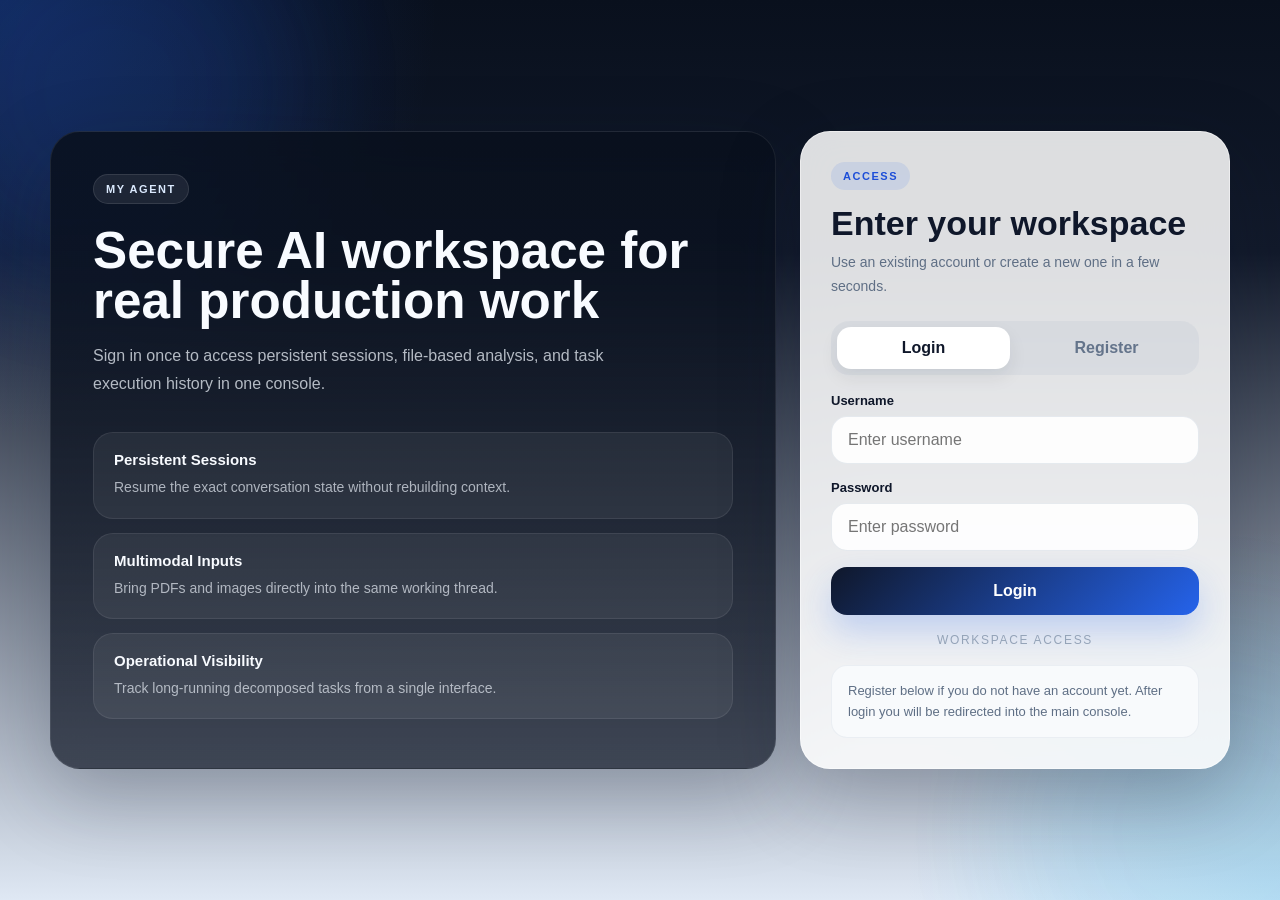
<file: login.html>
﻿<!DOCTYPE html>
<html lang="en">
<head>
    <meta charset="UTF-8">
    <meta name="viewport" content="width=device-width, initial-scale=1.0">
    <title>Login - My Agent</title>
    <link rel="stylesheet" href="static/css/login.css">
</head>
<body>
    <div class="login-glow login-glow-one"></div>
    <div class="login-glow login-glow-two"></div>

    <main class="auth-shell">
        <section class="auth-hero">
            <div class="hero-badge">My Agent</div>
            <h1>Secure AI workspace for real production work</h1>
            <p>Sign in once to access persistent sessions, file-based analysis, and task execution history in one console.</p>

            <div class="hero-points">
                <div class="hero-point">
                    <span class="hero-point-title">Persistent Sessions</span>
                    <p>Resume the exact conversation state without rebuilding context.</p>
                </div>
                <div class="hero-point">
                    <span class="hero-point-title">Multimodal Inputs</span>
                    <p>Bring PDFs and images directly into the same working thread.</p>
                </div>
                <div class="hero-point">
                    <span class="hero-point-title">Operational Visibility</span>
                    <p>Track long-running decomposed tasks from a single interface.</p>
                </div>
            </div>
        </section>

        <section class="auth-container">
            <div class="auth-header">
                <div class="auth-kicker">Access</div>
                <h2>Enter your workspace</h2>
                <p>Use an existing account or create a new one in a few seconds.</p>
            </div>

            <div class="auth-tabs">
                <button class="auth-tab active" onclick="switchTab('login')">Login</button>
                <button class="auth-tab" onclick="switchTab('register')">Register</button>
            </div>

            <div id="loginForm" class="auth-form active">
                <div id="loginError" class="error-message"></div>
                <div id="loginSuccess" class="success-message"></div>

                <div class="form-group">
                    <label for="loginUsername">Username</label>
                    <input type="text" id="loginUsername" placeholder="Enter username" autocomplete="username">
                </div>

                <div class="form-group">
                    <label for="loginPassword">Password</label>
                    <input type="password" id="loginPassword" placeholder="Enter password" autocomplete="current-password">
                </div>

                <button class="auth-btn" id="loginBtn" onclick="handleLogin()">Login</button>

                <div class="divider">Workspace access</div>

                <div class="demo-hint">
                    Register below if you do not have an account yet. After login you will be redirected into the main console.
                </div>
            </div>

            <div id="registerForm" class="auth-form">
                <div id="registerError" class="error-message"></div>
                <div id="registerSuccess" class="success-message"></div>

                <div class="form-group">
                    <label for="registerUsername">Username</label>
                    <input type="text" id="registerUsername" placeholder="At least 3 characters" autocomplete="username">
                </div>

                <div class="form-group">
                    <label for="registerPassword">Password</label>
                    <input type="password" id="registerPassword" placeholder="At least 6 characters" autocomplete="new-password">
                </div>

                <div class="form-group">
                    <label for="registerConfirmPassword">Confirm Password</label>
                    <input type="password" id="registerConfirmPassword" placeholder="Repeat your password" autocomplete="new-password">
                </div>

                <button class="auth-btn" id="registerBtn" onclick="handleRegister()">Register</button>
            </div>
        </section>
    </main>

    <script src="static/js/login.js"></script>
</body>
</html>
</file>
<file: static/css/login.css>
﻿:root {
    --bg-top: #09101d;
    --bg-bottom: #dfe8f4;
    --panel: rgba(255, 255, 255, 0.86);
    --panel-strong: #ffffff;
    --ink: #0f172a;
    --muted: #5f6f85;
    --line: rgba(148, 163, 184, 0.22);
    --accent: #2563eb;
    --accent-strong: #1d4ed8;
    --success: #13795b;
    --danger: #c2410c;
    --shadow-xl: 0 28px 80px rgba(15, 23, 42, 0.26);
    --shadow-lg: 0 18px 40px rgba(15, 23, 42, 0.14);
}

* {
    margin: 0;
    padding: 0;
    box-sizing: border-box;
}

body {
    min-height: 100vh;
    display: flex;
    align-items: center;
    justify-content: center;
    padding: 24px;
    font-family: "Aptos", "Segoe UI Variable Text", "Bahnschrift", "Segoe UI", sans-serif;
    color: var(--ink);
    background:
        radial-gradient(circle at top left, rgba(37, 99, 235, 0.28), transparent 28%),
        radial-gradient(circle at bottom right, rgba(56, 189, 248, 0.18), transparent 24%),
        linear-gradient(180deg, var(--bg-top) 0%, #121a2b 28%, var(--bg-bottom) 100%);
    overflow: hidden;
}

button,
input {
    font: inherit;
}

.login-glow {
    position: fixed;
    border-radius: 999px;
    filter: blur(60px);
    opacity: 0.4;
    pointer-events: none;
}

.login-glow-one {
    width: 380px;
    height: 380px;
    background: rgba(37, 99, 235, 0.3);
    top: -100px;
    left: -80px;
}

.login-glow-two {
    width: 420px;
    height: 420px;
    background: rgba(14, 165, 233, 0.18);
    right: -140px;
    bottom: -140px;
}

.auth-shell {
    position: relative;
    z-index: 1;
    width: min(1180px, 100%);
    display: grid;
    grid-template-columns: minmax(0, 1.08fr) minmax(360px, 430px);
    gap: 24px;
    align-items: stretch;
}

.auth-hero,
.auth-container {
    border-radius: 30px;
    backdrop-filter: blur(18px);
}

.auth-hero {
    padding: 42px;
    color: #f8fbff;
    background: linear-gradient(180deg, rgba(9, 16, 29, 0.88), rgba(17, 24, 39, 0.72));
    border: 1px solid rgba(255, 255, 255, 0.08);
    box-shadow: var(--shadow-xl);
}

.hero-badge,
.auth-kicker {
    display: inline-flex;
    align-items: center;
    justify-content: center;
    padding: 8px 12px;
    border-radius: 999px;
    font-size: 11px;
    font-weight: 800;
    text-transform: uppercase;
    letter-spacing: 0.14em;
}

.hero-badge {
    color: #dbeafe;
    background: rgba(255, 255, 255, 0.08);
    border: 1px solid rgba(255, 255, 255, 0.1);
}

.auth-hero h1 {
    margin: 22px 0 16px;
    font-size: clamp(38px, 4vw, 58px);
    line-height: 0.98;
}

.auth-hero > p {
    max-width: 560px;
    color: rgba(226, 232, 240, 0.78);
    font-size: 16px;
    line-height: 1.75;
}

.hero-points {
    display: grid;
    gap: 14px;
    margin-top: 34px;
}

.hero-point {
    padding: 18px 20px;
    border-radius: 20px;
    background: rgba(255, 255, 255, 0.06);
    border: 1px solid rgba(255, 255, 255, 0.08);
}

.hero-point-title {
    display: block;
    margin-bottom: 8px;
    font-size: 15px;
    font-weight: 800;
    color: #f8fbff;
}

.hero-point p {
    color: rgba(226, 232, 240, 0.72);
    font-size: 14px;
    line-height: 1.65;
}

.auth-container {
    padding: 30px;
    background: var(--panel);
    border: 1px solid rgba(255, 255, 255, 0.45);
    box-shadow: var(--shadow-xl);
}

.auth-header {
    margin-bottom: 22px;
}

.auth-kicker {
    color: var(--accent-strong);
    background: rgba(37, 99, 235, 0.1);
}

.auth-header h2 {
    margin: 16px 0 10px;
    font-size: 34px;
    line-height: 1.04;
}

.auth-header p {
    color: var(--muted);
    font-size: 14px;
    line-height: 1.7;
}

.auth-tabs {
    display: grid;
    grid-template-columns: 1fr 1fr;
    gap: 10px;
    padding: 6px;
    border-radius: 18px;
    background: rgba(148, 163, 184, 0.12);
}

.auth-tab {
    border: none;
    border-radius: 14px;
    padding: 12px 14px;
    background: transparent;
    color: #64748b;
    font-weight: 700;
    cursor: pointer;
    transition: all 0.18s ease;
}

.auth-tab.active {
    background: #ffffff;
    color: var(--ink);
    box-shadow: 0 8px 18px rgba(15, 23, 42, 0.08);
}

.auth-form {
    display: none;
    margin-top: 18px;
}

.auth-form.active {
    display: block;
}

.form-group {
    margin-bottom: 16px;
}

.form-group label {
    display: block;
    margin-bottom: 8px;
    color: var(--ink);
    font-size: 13px;
    font-weight: 700;
}

.form-group input {
    width: 100%;
    padding: 14px 16px;
    border-radius: 16px;
    border: 1px solid var(--line);
    background: rgba(255, 255, 255, 0.92);
    color: var(--ink);
    outline: none;
    transition: border-color 0.18s ease, box-shadow 0.18s ease;
}

.form-group input:focus {
    border-color: rgba(37, 99, 235, 0.42);
    box-shadow: 0 0 0 4px rgba(37, 99, 235, 0.08);
}

.auth-btn {
    width: 100%;
    padding: 15px 18px;
    border: none;
    border-radius: 16px;
    background: linear-gradient(135deg, #0f172a, #2563eb);
    color: #ffffff;
    font-weight: 800;
    cursor: pointer;
    box-shadow: 0 16px 34px rgba(37, 99, 235, 0.24);
    transition: transform 0.18s ease, box-shadow 0.18s ease, opacity 0.18s ease;
}

.auth-btn:hover:not(:disabled) {
    transform: translateY(-1px);
    box-shadow: 0 20px 42px rgba(37, 99, 235, 0.3);
}

.auth-btn:disabled {
    opacity: 0.62;
    cursor: not-allowed;
}

.error-message,
.success-message {
    display: none;
    margin-bottom: 14px;
    padding: 12px 14px;
    border-radius: 14px;
    font-size: 13px;
    line-height: 1.6;
}

.error-message.show,
.success-message.show {
    display: block;
}

.error-message {
    background: #fff1eb;
    color: var(--danger);
    border: 1px solid rgba(194, 65, 12, 0.18);
}

.success-message {
    background: #e8f7ef;
    color: var(--success);
    border: 1px solid rgba(19, 121, 91, 0.18);
}

.divider {
    margin: 18px 0;
    text-align: center;
    color: #94a3b8;
    font-size: 12px;
    text-transform: uppercase;
    letter-spacing: 0.14em;
}

.demo-hint {
    padding: 14px 16px;
    border-radius: 16px;
    background: #f8fafc;
    border: 1px solid rgba(148, 163, 184, 0.14);
    color: var(--muted);
    font-size: 13px;
    line-height: 1.65;
}

.loading {
    display: inline-block;
    width: 16px;
    height: 16px;
    margin-right: 8px;
    border: 2px solid rgba(255, 255, 255, 0.3);
    border-top-color: #ffffff;
    border-radius: 999px;
    animation: spin 0.8s linear infinite;
}

@keyframes spin {
    to { transform: rotate(360deg); }
}

@media (max-width: 980px) {
    body {
        overflow: auto;
        padding: 14px;
    }

    .auth-shell {
        grid-template-columns: 1fr;
    }

    .auth-hero,
    .auth-container {
        padding: 24px;
    }
}
</file>
